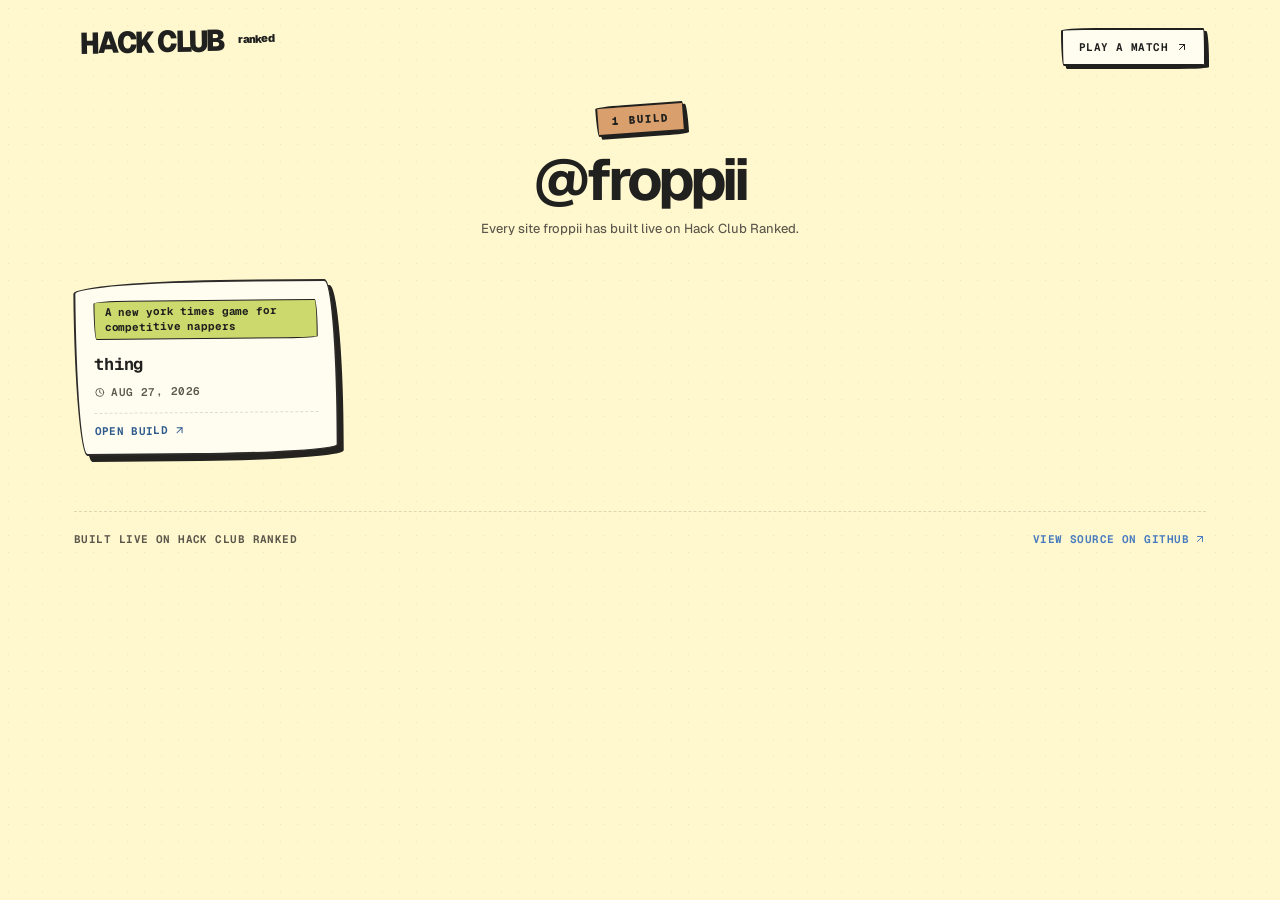
<file: index.html>
<!doctype html>
<html lang="en">
<head>
<meta charset="utf-8">
<meta name="viewport" content="width=device-width, initial-scale=1">
<meta name="color-scheme" content="light">
<title>froppii's Hack Club Ranked builds</title>
<meta name="description" content="Websites froppii built live on Hack Club Ranked.">
<link rel="icon" href="data:image/svg+xml,%3Csvg%20width%3D%2224%22%20height%3D%2224%22%20viewBox%3D%220%200%2024%2024%22%20fill%3D%22none%22%20xmlns%3D%22http%3A%2F%2Fwww.w3.org%2F2000%2Fsvg%22%3E%3Cpath%20d%3D%22M22%2019.2727C22%2020.779%2020.779%2022%2019.2727%2022H14.7273C13.221%2022%2012%2020.779%2012%2019.2727V12H19.2727C20.779%2012%2022%2013.221%2022%2014.7273V19.2727Z%22%20fill%3D%22%2368C4FF%22%2F%3E%3Cpath%20d%3D%22M20%202C21.1046%202%2022%202.89543%2022%204V7C22%208.10457%2021.1046%209%2020%209H17C15.8954%209%2015%208.10457%2015%207V4C15%202.89543%2015.8954%202%2017%202H20Z%22%20fill%3D%22%230C79D8%22%2F%3E%3Cpath%20d%3D%22M7%2015C8.10457%2015%209%2015.8954%209%2017V20C9%2021.1046%208.10457%2022%207%2022H4C2.89543%2022%202%2021.1046%202%2020V17C2%2015.8954%202.89543%2015%204%2015H7Z%22%20fill%3D%22%230C79D8%22%2F%3E%3Cpath%20d%3D%22M12%2012H4.72727C3.22104%2012%202%2010.779%202%209.27273V4.72727C2%203.22104%203.22104%202%204.72727%202H9.27273C10.779%202%2012%203.22104%2012%204.72727V12Z%22%20fill%3D%22%232E9EFF%22%2F%3E%3C%2Fsvg%3E">
<link rel="preconnect" href="https://fonts.googleapis.com">
<link rel="preconnect" href="https://fonts.gstatic.com" crossorigin>
<link href="https://fonts.googleapis.com/css2?family=Geist:wght@400..900&family=Geist+Mono:wght@400..900&display=swap" rel="stylesheet">
<style>
  :root {
    color-scheme: light;
    --cream: #fff8cf;
    --ink: #20201f;
    --muted: #5c574b;
    --pink: #d891d9;
    --blue: #497cbf;
    --blue-strong: #2f5a8c;
    --green: #ccd96c;
    --orange: #d99f6c;
    --paper: #fffdf0;
    --line: #2c2b29;
    --blob: 255px 20px 225px 20px / 20px 225px 15px 255px;
    --font-sans: "Geist", ui-sans-serif, system-ui, "Segoe UI", sans-serif;
    --font-mono: "Geist Mono", ui-monospace, "SF Mono", Menlo, Consolas, monospace;
  }
  * { box-sizing: border-box; }
  body {
    margin: 0;
    min-width: 320px;
    color: var(--ink);
    font-family: var(--font-sans);
    background-color: var(--cream);
    background-image: radial-gradient(#c7b65c45 0.7px, transparent 0.7px);
    background-size: 17px 17px;
  }
  a:focus-visible, button:focus-visible {
    outline: 3px solid var(--blue);
    outline-offset: 3px;
  }
  .page { max-width: 1180px; margin: 0 auto; padding: 28px 24px 64px; }
  .site-header {
    display: flex;
    align-items: flex-start;
    justify-content: space-between;
    flex-wrap: wrap;
    gap: 14px;
    padding-bottom: 30px;
  }
  .logo {
    display: inline-flex;
    align-items: flex-start;
    gap: 8px;
    text-decoration: none;
    color: var(--ink);
    transform: rotate(-1deg);
  }
  .logo span {
    font-size: 30px;
    line-height: 0.9;
    font-weight: 950;
    letter-spacing: -0.08em;
    transform: scaleX(0.92);
  }
  .logo em {
    font-style: normal;
    font-size: 11px;
    font-weight: 900;
    margin-top: 5px;
    letter-spacing: -0.07em;
  }
  .pill-button {
    display: inline-flex;
    align-items: center;
    gap: 8px;
    border: 2px solid var(--ink);
    background: var(--paper);
    box-shadow: 3px 3px 0 var(--ink);
    padding: 10px 16px;
    font: 650 11px var(--font-mono);
    text-transform: uppercase;
    letter-spacing: 0.04em;
    color: var(--ink);
    text-decoration: none;
    border-radius: var(--blob);
    transition: transform 0.15s, box-shadow 0.15s;
  }
  .pill-button:hover { background: var(--green); transform: translate(2px, 2px); box-shadow: 1px 1px 0 var(--ink); }
  .pill-button:active { transform: translate(3px, 3px); box-shadow: none; }
  .page-head { max-width: 640px; margin: 8px auto 40px; text-align: center; }
  .build-count-sticker {
    display: inline-block;
    margin-bottom: 14px;
    border: 2px solid var(--ink);
    background: var(--orange);
    padding: 6px 14px;
    font: 800 11px var(--font-mono);
    text-transform: uppercase;
    letter-spacing: 0.1em;
    box-shadow: 3px 3px 0 var(--ink);
    border-radius: var(--blob);
    transform: rotate(-4deg);
  }
  .page-head h1 {
    margin: 4px 0 12px;
    font-size: clamp(34px, 5vw, 58px);
    letter-spacing: -0.065em;
    line-height: 0.95;
  }
  .page-head p {
    margin: 0 auto;
    max-width: 480px;
    font: 450 13px/1.6 var(--font-sans);
    color: var(--muted);
  }
  .gallery-grid {
    list-style: none;
    margin: 0;
    padding: 0;
    display: grid;
    grid-template-columns: repeat(auto-fill, minmax(260px, 1fr));
    gap: clamp(18px, 3vw, 26px);
  }
  .gallery-grid li { display: flex; min-width: 0; }
  .build-card {
    flex: 1;
    min-width: 0;
    display: flex;
    flex-direction: column;
    gap: 10px;
    min-height: 150px;
    border: 2px solid var(--line);
    background: var(--paper);
    box-shadow: 5px 6px 0 #24231f;
    padding: 18px 18px 16px;
    border-radius: var(--blob);
    text-decoration: none;
    color: var(--ink);
    --tilt: -0.5deg;
    transform: rotate(var(--tilt));
    transition: transform 0.15s, box-shadow 0.15s;
  }
  .gallery-grid li:nth-child(even) .build-card { --tilt: 0.45deg; }
  .build-card:hover { transform: translate(3px, 3px) rotate(var(--tilt)); box-shadow: 2px 3px 0 #24231f; }
  .build-card:active { transform: translate(5px, 5px) rotate(var(--tilt)); box-shadow: none; }
  .build-card-tag {
    display: inline-flex;
    max-width: 100%;
    min-width: 0;
    white-space: normal;
    word-break: break-word;
    border: 1.5px solid var(--ink);
    background: var(--cream);
    color: var(--ink);
    padding: 3px 10px;
    font: 700 11px var(--font-mono);
    letter-spacing: -0.01em;
    line-height: 1.4;
    border-radius: var(--blob);
  }
  .gallery-grid li:nth-child(4n+1) .build-card-tag { background: var(--green); }
  .gallery-grid li:nth-child(4n+2) .build-card-tag { background: var(--orange); }
  .gallery-grid li:nth-child(4n+3) .build-card-tag { background: var(--pink); }
  .gallery-grid li:nth-child(4n) .build-card-tag { background: var(--blue-strong); color: var(--cream); border-color: var(--blue-strong); }
  .build-card-name {
    margin: 4px 0 0;
    font: 700 17px var(--font-mono);
    letter-spacing: -0.01em;
    line-height: 1.25;
    word-break: break-word;
  }
  .build-card-meta {
    margin-top: auto;
    display: flex;
    align-items: center;
    gap: 6px;
    font: 600 11px var(--font-mono);
    text-transform: uppercase;
    letter-spacing: 0.04em;
    color: var(--muted);
  }
  .build-card-cta {
    display: inline-flex;
    align-items: center;
    gap: 6px;
    margin-top: 4px;
    padding-top: 10px;
    border-top: 1px dashed #00000022;
    font: 650 11px var(--font-mono);
    text-transform: uppercase;
    letter-spacing: 0.03em;
    color: var(--blue-strong);
  }
  .build-card:hover .build-card-cta { color: var(--ink); }
  .empty-state {
    max-width: 480px;
    margin: 20px auto 0;
    text-align: center;
    border: 2px dashed var(--ink);
    background: var(--paper);
    padding: 36px 28px;
    border-radius: var(--blob);
  }
  .empty-state p {
    margin: 0 0 20px;
    font: 500 12px/1.6 var(--font-mono);
    color: var(--muted);
  }
  .site-footer {
    margin-top: 56px;
    padding-top: 20px;
    border-top: 1px dashed #00000022;
    display: flex;
    flex-wrap: wrap;
    justify-content: space-between;
    gap: 10px;
    font: 650 11px var(--font-mono);
    text-transform: uppercase;
    letter-spacing: 0.04em;
    color: var(--muted);
  }
  .site-footer a {
    display: inline-flex;
    align-items: center;
    gap: 5px;
    color: var(--blue);
    text-decoration: none;
  }
  .site-footer a:hover { color: var(--blue-strong); text-decoration: underline; }
  @media (max-width: 760px) {
    .gallery-grid { grid-template-columns: repeat(auto-fill, minmax(220px, 1fr)); }
  }
  @media (max-width: 480px) {
    .site-header { flex-direction: column; align-items: center; text-align: center; }
    .gallery-grid { grid-template-columns: 1fr; }
    .site-footer { flex-direction: column; align-items: center; text-align: center; }
  }
  @media (prefers-reduced-motion: reduce) {
    *, *::before, *::after {
      animation-duration: 0.01ms !important;
      transition-duration: 0.01ms !important;
    }
  }
</style>
</head>
<body>
<div class="page">
  <header class="site-header">
    <a class="logo" href="https://ranked.hackclub.com" aria-label="Hack Club Ranked home">
      <span>HACK CLUB</span><em>ranked</em>
    </a>
    <a class="pill-button" href="https://ranked.hackclub.com">play a match <svg aria-hidden="true" width="12" height="12" viewBox="0 0 24 24" fill="none" stroke="currentColor" stroke-width="2" stroke-linecap="round" stroke-linejoin="round"><path d="M7 17 17 7"/><path d="M7 7h10v10"/></svg></a>
  </header>
  <main>
    <div class="page-head">
      <span class="build-count-sticker">1 build</span>
      <h1>@froppii</h1>
      <p>Every site froppii has built live on Hack Club Ranked.</p>
    </div>
    <ul class="gallery-grid">
        <li>
          <a class="build-card" href="./thing/">
            <span class="build-card-tag">A new york times game for competitive nappers</span>
            <strong class="build-card-name">thing</strong>
            <span class="build-card-meta"><svg aria-hidden="true" width="11" height="11" viewBox="0 0 24 24" fill="none" stroke="currentColor" stroke-width="2" stroke-linecap="round" stroke-linejoin="round"><circle cx="12" cy="12" r="8.5"/><path d="M12 7v5l3.5 2"/></svg>Aug 27, 2026</span>
            <span class="build-card-cta">open build <svg aria-hidden="true" width="12" height="12" viewBox="0 0 24 24" fill="none" stroke="currentColor" stroke-width="2" stroke-linecap="round" stroke-linejoin="round"><path d="M7 17 17 7"/><path d="M7 7h10v10"/></svg></span>
          </a>
        </li>
      </ul>
  </main>
  <footer class="site-footer">
    <span>Built live on Hack Club Ranked</span>
    <a href="https://github.com/froppii/hackclubranked">view source on GitHub <svg aria-hidden="true" width="12" height="12" viewBox="0 0 24 24" fill="none" stroke="currentColor" stroke-width="2" stroke-linecap="round" stroke-linejoin="round"><path d="M7 17 17 7"/><path d="M7 7h10v10"/></svg></a>
  </footer>
</div>
</body>
</html>
</file>
